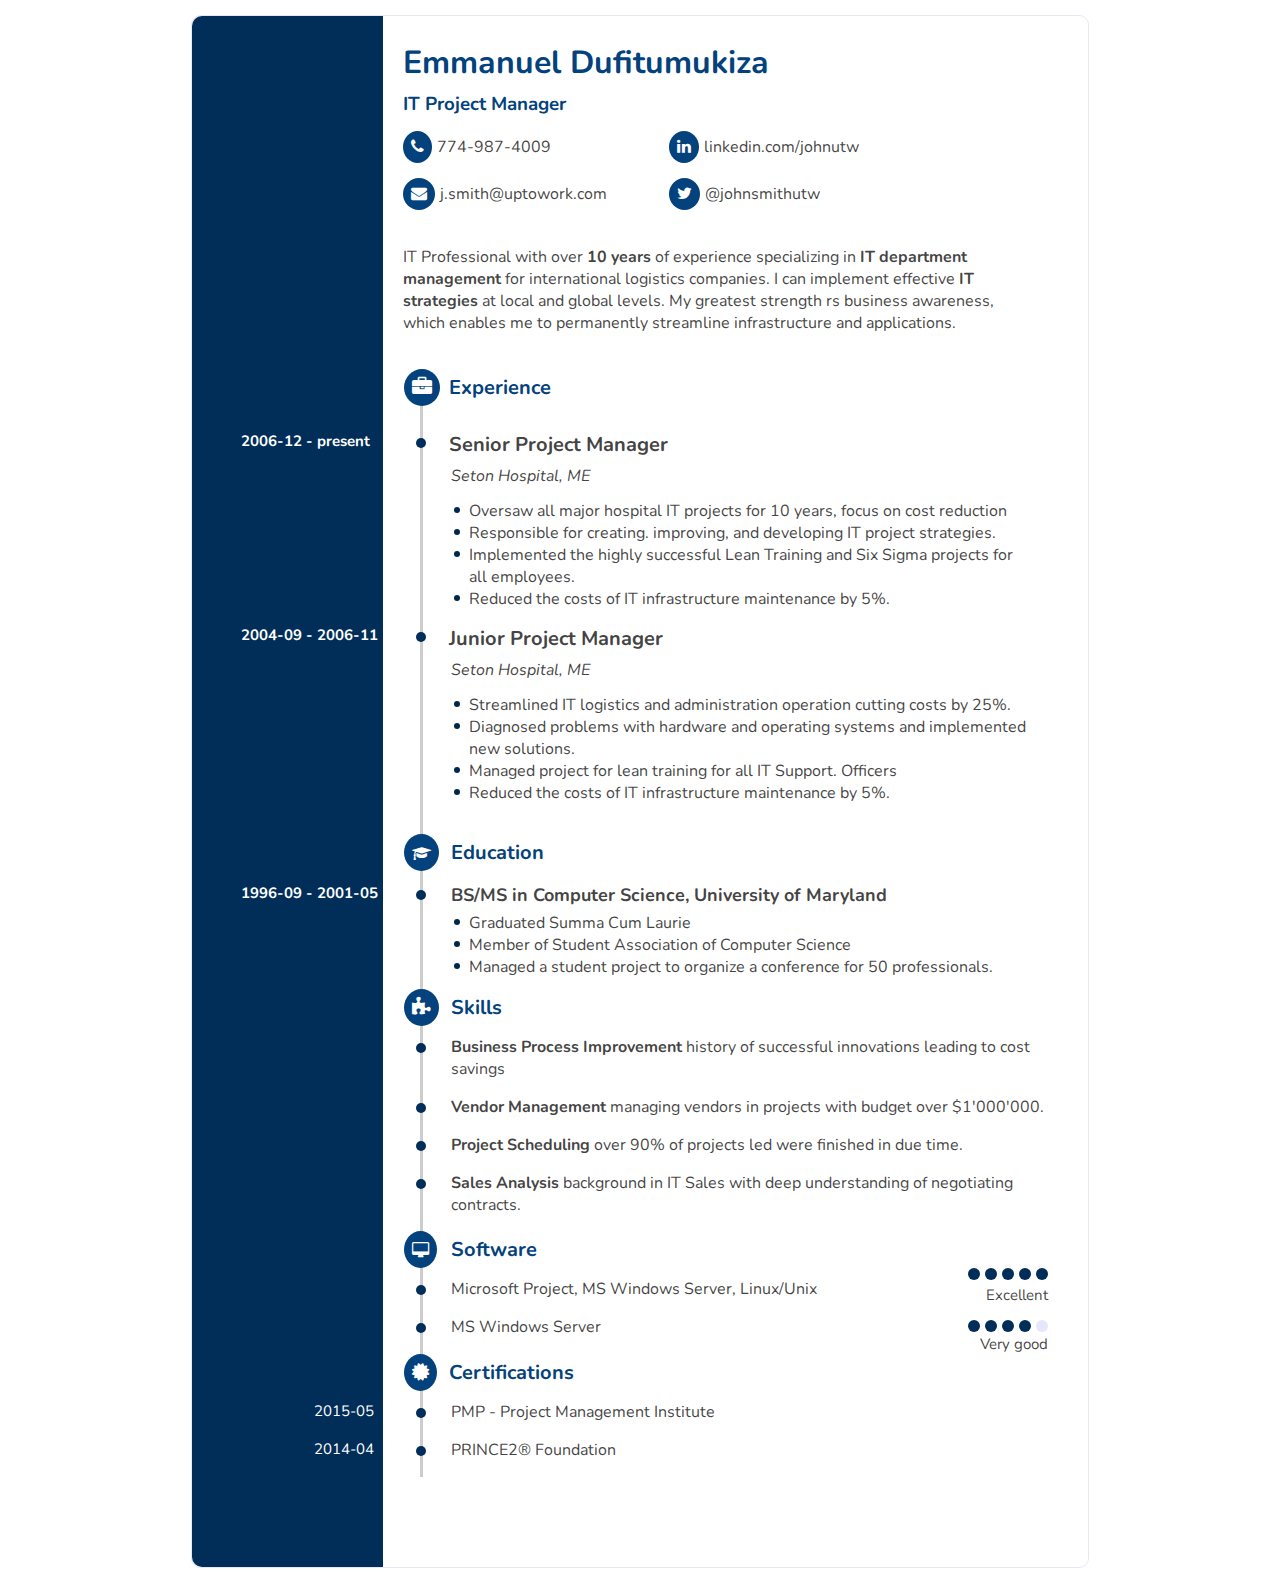
<file: index.html>
<!DOCTYPE html>
<html lang="en">
<head>
    <meta charset="UTF-8">
    <meta http-equiv="X-UA-Compatible" content="IE=edge">
    <meta name="viewport" content="width=device-width, initial-scale=1.0">
    <title>CV</title>
    <link rel="stylesheet" href="https://cdnjs.cloudflare.com/ajax/libs/font-awesome/4.7.0/css/font-awesome.min.css">
    <link rel="stylesheet" href="./cv.css">
</head>
<body>
   <div class="container">
       <!-- left side bar -->
       <div class="left-bar">
       </div>
      <!-- end of left side bar -->
       <!-- right side bar -->
       <div class="right-bar">
             <div>
                <h1 class=" username" onclick="changeColor()" id="username">Emmanuel Dufitumukiza</h1>
                <h3 class="color2" style="top: -15px;position: relative;">IT Project Manager</h3>
   
               <div class="address">
                   <div class="f a-cont" style="top: -20px;position: relative;">
                       <div class="f fl half">
                        <div class="phone">
                            <i class="fa fa-phone"></i>
                        </div>
                        <span style="margin-top: 5px;margin-left: 5px;cursor: pointer;">774-987-4009</span>
                       </div>
        
                       <div class="f fr half">
                        <div class="phone">
                            <i class="fa fa-linkedin"></i>
                        </div>
                        <span style="margin-top: 5px;margin-left: 5px;cursor: pointer;">linkedin.com/johnutw</span>
                       </div>
                     </div>

                     <div class="f a-cont" style="margin-top: 15px; margin-bottom: 0px;top: -20px;position: relative;">
                        <div class="f fl half">
                         <div class="phone">
                             <i class="fa fa-envelope"></i>
                         </div>
                         <span style="margin-top: 5px;margin-left: 5px;cursor: pointer;">j.smith@uptowork.com</span>
                        </div>
         
                        <div class="f fr half">
                         <div class="phone">
                             <i class="fa fa-twitter"></i>
                         </div>
                         <span style="margin-top: 5px;margin-left: 5px;cursor: pointer;">@johnsmithutw</span>
                        </div>
                      </div>

               </div>
   
               <p style="width: 90%;margin-bottom: 40px;">
                   IT Professional with over <b>10 years</b> of experience specializing in <b>IT department management</b>
                    for international logistics companies. I can implement effective <b>IT strategies</b> at local and global levels. My greatest
                    strength rs business awareness, which enables me to permanently streamline infrastructure and applications.
               </p>

               <ol class="list-container">
                   <li class="img" style="font-size: 20px;font-weight: bold;">
                    <div class="phone icon1">
                        <i class="fa fa-briefcase"></i>
                    </div>
                    <span class="color2" style="margin-left: 15px;position: relative; top: -10px;">Experience</span></li>
                   <li class="lit-b" style="font-size: 20px;font-weight: bold;">
                    <p class="text-white =">2006-12 - present</p>
                    <span>Senior Project Manager</span>
                    <p><em style="font-size: 16px;font-weight: normal;">Seton Hospital, ME</em></p>
                    <ul  style="font-size: 16px;font-weight: normal;position: relative;top: -25px;left: -5px;">
                        <li>
                          Oversaw all major hospital IT projects for 10 years, focus
                          on cost reduction
                        </li>
                        <li>
                          Responsible for creating. improving, and developing IT
                          project strategies.
                        </li>
                        <li>
                          Implemented the highly successful Lean Training and Six
                          Sigma projects for all employees.
                        </li>
                        <li>
                          Reduced the costs of IT infrastructure maintenance by 5%.
                        </li>
                      </ul>

                   </li>
                   <li class="lit-b" style="font-size: 20px;font-weight: bold;margin-top: -30px">
                    <p class="text-white t2">2004-09 - 2006-11</p>
                    <span>Junior Project Manager</span>
                    <p><em style="font-size: 16px;font-weight: normal;">Seton Hospital, ME</em></p>
                    <ul style="font-size: 16px;font-weight: normal;position: relative;top: -25px;left: -5px;">
                        <li>
                          Streamlined IT logistics and administration operation
                          cutting costs by 25%.
                        </li>
                        <li>
                          Diagnosed problems with hardware and operating systems and
                          implemented new solutions.
                        </li>
                        <li>
                          Managed project for lean training for all IT Support.
                          Officers
                        </li>
                        <li>
                          Reduced the costs of IT infrastructure maintenance by 5%.
                        </li>
                      </ul>
                </li>
                   <li class="img" style="font-size: 20px;font-weight: bold;">
                    <div class="phone icon1">
                        <i style="font-size: 15px;" class="fa fa-graduation-cap"></i>
                    </div>
                    <span class="color2" style="margin-left: 17px;position: relative; top: -10px;">Education</span></li>
                   <li class="lft" style="font-size: 18px;font-weight: bold;position: relative;top: -23px;">
                    <p class="text-white t3">1996-09 - 2001-05</p>
                    <span>BS/MS in Computer Science, University of Maryland</span>
                    <ul style="font-size: 16px;font-weight: normal;position: relative;top: 5px;">
                        <li style="position: relative;left: -5px;"><span>Graduated Summa Cum Laurie</span></li>
                        <li style="position: relative;left: -5px;"><span>Member of Student Association of Computer Science</span></li>
                        <li style="position: relative;left: -5px;">
                          <span>Managed a student project to organize a conference for 50
                             professionals.</span>
                        </li>
                      </ul>
                </li>

                   <li class="img" style="font-size: 20px;font-weight: bold;">
                    <div class="phone icon1">
                        <i class="fa fa-puzzle-piece"></i>
                    </div>
                    <span class="color2" style="margin-left: 17px;position: relative; top: -10px;">Skills</span></li>
                   <li class="lft2" style="margin-top: -15px;"><span><b>Business Process Improvement</b> history of successful innovations leading to cost savings</span></li>
                   <li class="lft2"><span><b>Vendor Management</b> managing vendors in projects with budget over $1'000'000.</span></li>
                   <li class="lft2"><span><b>Project Scheduling</b> over 90% of projects led were finished in due time.</span></li>
                   <li class="lft2" style="margin-bottom: 14px;"><span><b>Sales Analysis</b> background in IT Sales with deep understanding of negotiating contracts.</span></li>

                   <li class="img" style="font-size: 20px;font-weight: bold;">
                    <div class="phone icon1">
                        <i style="font-size: 16px;" class="fa fa-desktop"></i>
                    </div>
                    <span class="color2" style="margin-left: 17px;position: relative; top: -10px;">Software</span></li>
                   <li style="margin-top: -15px;" class="lft"><span>Microsoft Project, MS Windows Server, Linux/Unix</span></li>
                   <li class="lft" style="margin-bottom: 15px;"><span>MS Windows Server</span></li>

                   <li class="img" style="font-size: 20px;font-weight: bold;margin-top: 10px;">
                    <div class="phone icon1">
                        <i class="fa fa-certificate"></i>
                    </div>
                    <span class="color2" style="margin-left: 15px;position: relative; top: -10px;">Certifications</span></li>
                   <li class="lft" style="margin-top: -15px;">
                    <p class="text-white t4 lftt">2015-05</p>
                    <span>PMP - Project Management Institute</span></li>
                   <li class="lft">
                    <p class="text-white t5 lftt">2014-04</p>
                    <span>PRINCE2® Foundation</span></li>

               </ol>

               <div class="dots-cont">
                   <div class="dot-top-cont">
                       <div class="dot"></div>
                       <div class="dot"></div>
                       <div class="dot"></div>
                       <div class="dot"></div>
                       <div class="dot"></div>
                   </div>
                   <p style="position: relative;top: -10px;right: 0px;font-size: 15px;text-align: right;">Excellent</p>

                   <div class="dot-top-cont" style="position: relative;top: -10px;">
                    <div class="dot"></div>
                    <div class="dot"></div>
                    <div class="dot"></div>
                    <div class="dot"></div>
                    <div class="dot dot2"></div>
                </div>
                <p style="position: relative;top: -23px;right: 0px;font-size: 15px;text-align: right;">Very good</p>

               </div>
   
             </div>
       </div>
       <!-- end of right side bar -->
   </div>

   <script>

function changeColor(){

const randomilize = (min, max) => {
return Math.floor(Math.random() * (max - min + 1)) + min;
};

const randomizeColor = (lightness = 0.3) => {
  return `hsl(${randomilize(0, 300)},${randomilize(140, 255)}%,${randomilize(0, 100 * lightness )}%)`;
};

  const randomColor = randomizeColor();
  document.getElementById("username").style.color = `${randomColor}`;
}
   </script>

</body>
</html>
</file>
<file: cv.css>
@import url('https://fonts.googleapis.com/css2?family=Nunito:wght@200;300;400&display=swap');

body{
    font-family: 'Nunito', sans-serif;
    margin: 0;
    padding: 0;
}
.container{
    width: 70%;
    margin: auto;
    /* height: 1600px; */
    border: 1px solid lavender;
    margin-top: 15px;
    margin-bottom: 15px;
    border-radius: 10px;
    display: flex;
}
.left-bar{
    width: 20%;
    background-color: #002e58;
    /* float: left; */
    border-radius: 10px;
    border-top-right-radius: 0px;
    border-bottom-right-radius: 0px;
    position: relative;
    padding-right: 15px;
}

.right-bar{
    width: 80%;
    background-color: white;
    /* float: right; */
    border-radius: 10px;
}

.right-bar>div{
    padding: 4px 20px 0px 20px;
    position: relative;
}

.f{
   display: flex;
}

.fl{
  float: left;
}

.fr{
  float: right;
}

.center{
    text-align: center;
}

.tl{
    text-align: left;
}

.address{
    width: 80%;
}

.a-cont{
    width: 100%;
}

.half{
    width: 50%;
}

.phone{
    background-color: #03427c;
    border-radius: 50%;
    padding: 5px  8px 5px 8px;
    color: white !important;
    justify-content: center;
    cursor: pointer;
    align-items: center;
}

.icon1{
    position: absolute;
    left: -10px;
    z-index: 100;
    top: -15px;
}

.icon{
    padding: 6px  12px 6px 12px;
}

ol {
  list-style-type: none;
}

ol>li {
  position: relative;
  margin: 0;
  padding-bottom: 1em;
  padding-left: 20px;
  top: -10px;
}

 ol>li:before {
  content: '';
  background-color: #ccc;
  position: absolute;
  bottom: 0;
  top: 0;
  left: 6px;
  width: 3px;
}

ul>li{
    list-style-type: none !important;
    position: relative;
}

ul>li::after{
    content: '';
    position: absolute;
    left: -15px;
    /* background-image: url("data:image/svg+xml,%3Csvg xmlns='http://www.w3.org/2000/svg' aria-hidden='true' viewBox='0 0 32 32' focusable='false'%3E%3Ccircle stroke='none' fill='%23c00' cx='16' cy='16' r='10'%3E%3C/circle%3E%3C/svg%3E"); */
  height: 6px;
  width: 6px;
  border-radius: 50%;
  background-color: #01274b;
  top: 7px;
}

ol>li:after {
    content: '';
    position: absolute;
    left: 1.8px;
    /* background-image: url("data:image/svg+xml,%3Csvg xmlns='http://www.w3.org/2000/svg' aria-hidden='true' viewBox='0 0 32 32' focusable='false'%3E%3Ccircle stroke='none' fill='%23c00' cx='16' cy='16' r='10'%3E%3C/circle%3E%3C/svg%3E"); */
  height: 10px;
  width: 10px;
  border-radius: 50%;
  background-color: #002e58;
  top: 7px;
}

.icon1{
    margin-right: 20px !important;
}

.list-container{
    position: relative;
    left: -29px;
    top: 20px;
    margin-bottom: 100px;
}

.lit-b>span{
    position: relative;
    left: 15px;
}

em{
    position: relative;
    left: 17px;
    top: -17px;
}

.lft>span{
    position: relative;
    left: 17px;
}

.lft2>span{
    position: relative;
    left: 17px;
}

.dot-top-cont{
    display: flex;
}

.dots-cont{
    position: absolute;
    right: 40px;
    bottom: 75px;
}

.dot{
    width: 12px;
    height: 12px;
    background-color: #002e58;
    border-radius: 50%;
    margin-left: 5px;
}

.dot2{
    background-color: lavender;
}

.text-white{
    color: #fff;
    font-size: 15px;
    float: left;
    position: absolute;
    left: -173px;
    top: -15px;
}

.lftt{
    left: -100px;
}

ul>li{
    list-style-type:circle;
}

.getColor{
    color: #002e58 !important;
}

.color2{
    color: #03427c !important;
}

p,span,li{
   color: rgba(43, 42, 42, 0.877);
}

.username{
    cursor: pointer;
    color: #03427c;
    user-select: none;
}
</file>
